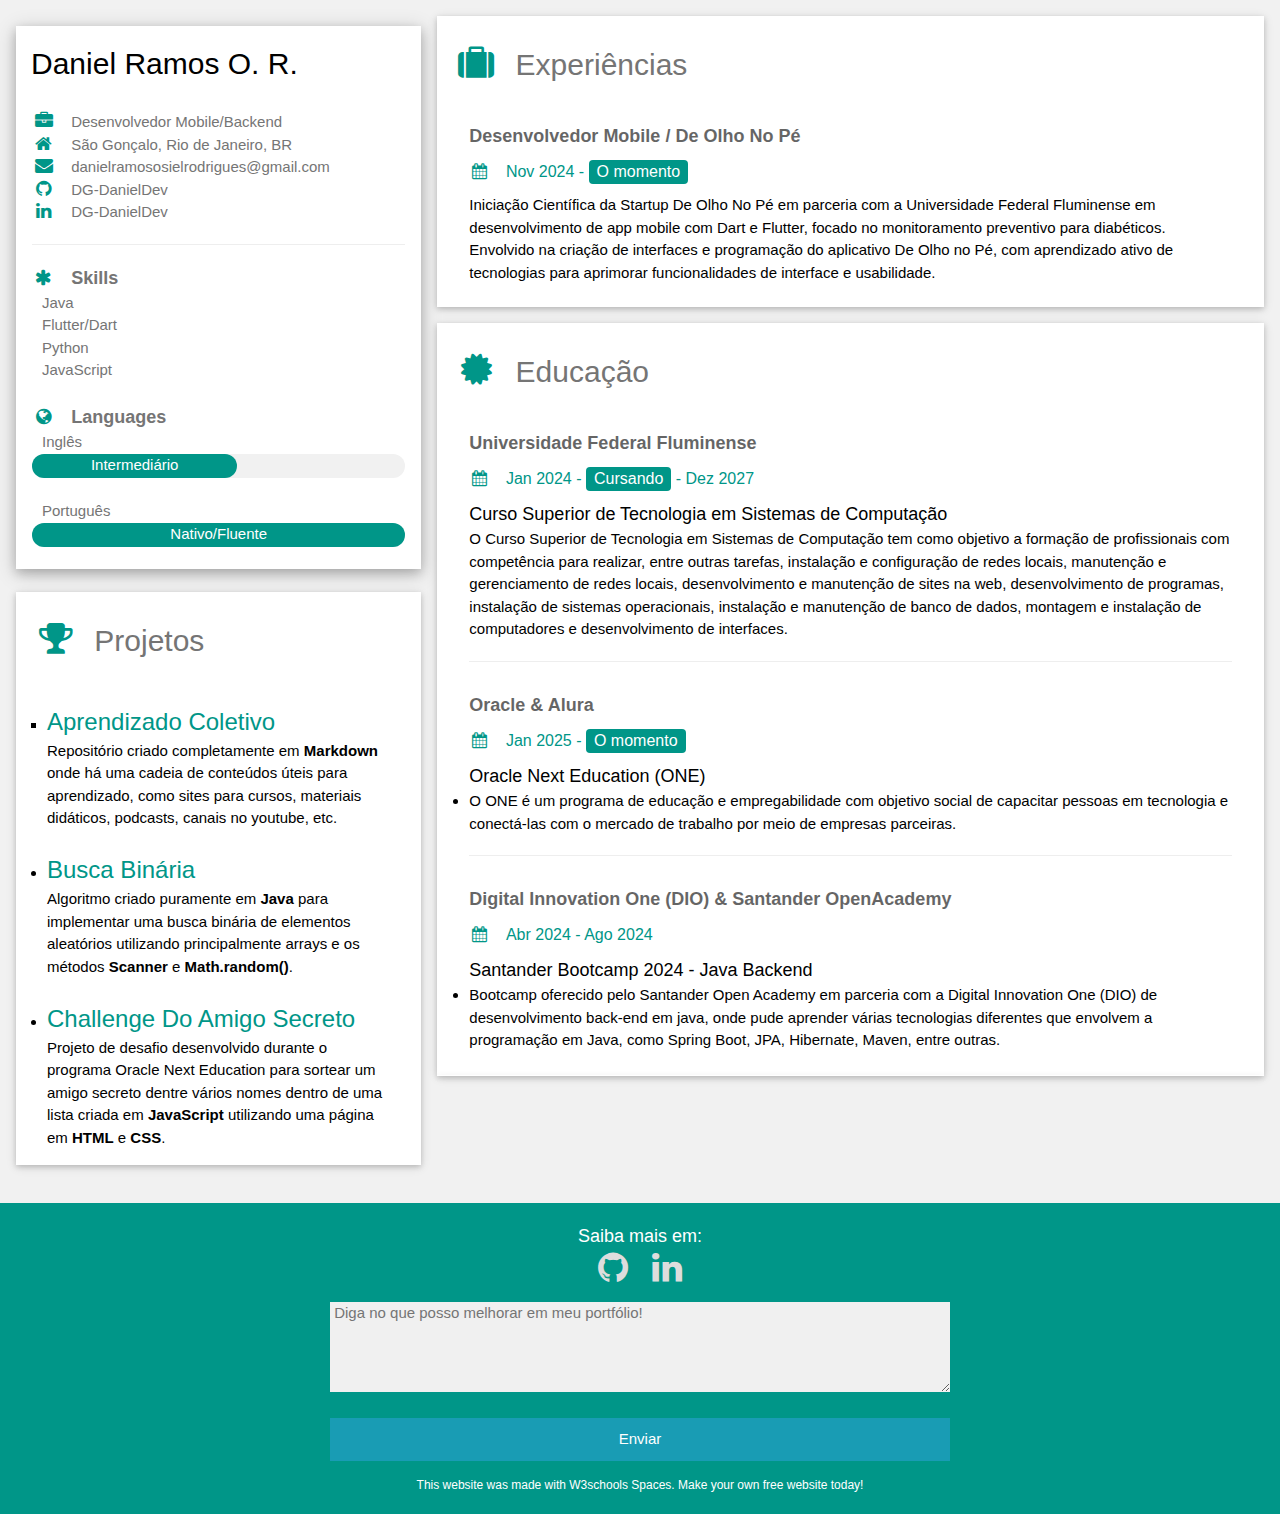
<file: index.html>
<!DOCTYPE html>
<html>
    <head>
        <title>DG-DanielDev - Portfolio/CV</title>
        <meta charset = "UTF-8">
        <meta name= "viewport" content = "width=device-width, initial-scale=1">
        <link rel="icon" type="image/png" href="src/img/Daniel-Imagem-IA-png-portfolio-removebg.png">
        <link rel= "stylesheet" href  = "https://www.w3schools.com/w3css/4/w3.css">
        <link rel= 'stylesheet' href  = 'https://fonts.googleapis.com/css?family=Roboto'>
        <link rel= "stylesheet" href  = "https://cdnjs.cloudflare.com/ajax/libs/font-awesome/4.7.0/css/font-awesome.min.css">
        <link rel="stylesheet" href="src/style.css">
    </head>
    <body class = "w3-light-grey">

    <!-- Page Container -->
    <div class = "w3-content w3-margin-top" style = "max-width:1400px;">

    <!-- The Grid -->
        <div class = "w3-row-padding">
        
            <!-- Left Column -->
            <div class = "w3-third">
            
                <div class = "w3-white w3-text-grey w3-card-4">
                    <div class = "w3-display-container">
                        <h2 class = "w3-text-black" id = "nameTitle">Daniel Ramos O. R.</h2>
                    </div>
                    <div  class= "w3-container">
                    <p><i class= "fa fa-briefcase fa-fw w3-margin-right w3-large w3-text-teal"></i>Desenvolvedor Mobile/Backend</p>
                    <p><i class= "fa fa-home fa-fw w3-margin-right w3-large w3-text-teal"></i>São Gonçalo, Rio de Janeiro, BR</p>
                    <p><a href= "mailto:danielramososielrodrigues@gmail.com"><i class = "fa fa-envelope fa-fw w3-margin-right w3-large w3-text-teal"></i></a>danielramososielrodrigues@gmail.com</p>
                    <p><a href= "https://github.com/DG-DanielDev"><i class= "fa fa-github fa-fw w3-margin-right w3-large w3-text-teal"></i></a>DG-DanielDev</p>
                    <p><a href= "https://www.linkedin.com/in/dg-danieldev/"><i class= "fa fa-linkedin fa-fw w3-margin-right w3-large w3-text-teal"></i></a>DG-DanielDev</p>
                    <!--  <p><i class = "fa fa-phone fa-fw w3-margin-right w3-large w3-text-teal"></i>...</p> -->
                    <hr>

                    <p class = "w3-large"><b><i class = "fa fa-asterisk fa-fw w3-margin-right w3-text-teal"></i>Skills</b></p>
                    <p class="pad_10">Java</p>
                    <!-- <div class = "w3-light-grey w3-round-xlarge w3-small">
                    <div class      = "w3-container w3-center w3-round-xlarge w3-teal" style = "width:40%">40%</div>
                    </div> -->
                    <p class="pad_10">Flutter/Dart</p>
                    <!-- <div class = "w3-light-grey w3-round-xlarge w3-small">
                    <div class      = "w3-container w3-center w3-round-xlarge w3-teal" style = "width:40%">40%</div>
                    </div> -->
                    <p class="pad_10">Python</p>
                    <!-- <div class = "w3-light-grey w3-round-xlarge w3-small">
                    <div class      = "w3-container w3-center w3-round-xlarge w3-teal" style = "width:30%">30%</div>
                    </div> -->
                    <p class="pad_10">JavaScript</p>
                    <!-- <div class = "w3-light-grey w3-round-xlarge w3-small">
                    <div class      = "w3-container w3-center w3-round-xlarge w3-teal" style = "width:30%">30%</div>
                    </div> -->
                    <br>

                    <p class = "w3-large w3-text-theme"><b><i class = "fa fa-globe fa-fw w3-margin-right w3-text-teal"></i>Languages</b></p>
                    <p class="pad_10">Inglês</p>
                    <div class = "w3-light-grey w3-round-xlarge">
                        <div class = "w3-round-xlarge w3-center w3-teal" style= "height:24px;width:55%"> Intermediário</div>
                    </div>
                    <br>
                    <p class="pad_10">Português</p>
                    <div class = "w3-light-grey w3-round-xlarge">
                        <div class = "w3-round-xlarge w3-center w3-teal" style= "height:24px;width:100%"> Nativo/Fluente</div>
                    </div>
                    <br>
                </div>
            </div>
            
            <br>

            <div class = "w3-container w3-card w3-white">
                <h2 class = "w3-text-grey w3-padding-16"><i class= "fa fa-trophy fa-fw w3-margin-right w3-xxlarge w3-text-teal"></i>Projetos</h2>

                <div id="nameTitle">
                    <li type="square">
                        <a href="https://github.com/DG-DanielDev/Aprendizado-Coletivo" class = "w3-margin-right w3-xlarge w3-text-teal">Aprendizado Coletivo</a>
                        <p>Repositório criado completamente em <b>Markdown</b> onde há uma cadeia de conteúdos úteis para aprendizado, como sites para cursos, materiais didáticos, podcasts, canais no youtube, etc.</p>
                    </li>
                    <br>
                    <li>
                        <a href="https://github.com/DG-DanielDev/BuscaBinaria" class = "w3-margin-right w3-xlarge w3-text-teal">Busca Binária</a>
                        <p>Algoritmo criado puramente em <b>Java</b> para implementar uma busca binária de elementos aleatórios utilizando principalmente arrays e os métodos <b>Scanner</b> e <b>Math.random()</b>.</p>
                    </li>
                    <br>
                    <li>
                        <a href="https://github.com/DG-DanielDev/challenge_amigo_secreto" class = "w3-margin-right w3-xlarge w3-text-teal">Challenge Do Amigo Secreto</a>
                        <p>Projeto de desafio desenvolvido durante o programa Oracle Next Education para sortear um amigo secreto dentre vários nomes dentro de uma lista criada em <b>JavaScript</b> utilizando uma página em <b>HTML</b> e <b>CSS</b>.</p>
                    </li>
                </div>
            </div>
            <br>

            <!-- End Left Column -->
            </div>

            <!-- Right Column -->
            <div class = "w3-twothird">
            
                <div class = "w3-container w3-card w3-white w3-margin-bottom">
                    <h2 class = "w3-text-grey w3-padding-16"><i class = "fa fa-suitcase fa-fw w3-margin-right w3-xxlarge w3-text-teal"></i>Experiências</h2>
                    <div class = "w3-container">
                        <h5 class = "w3-opacity"><b>Desenvolvedor Mobile / De Olho No Pé</b></h5>
                        <h6 class = "w3-text-teal"><i class="fa fa-calendar fa-fw w3-margin-right"></i>Nov 2024 - <span class = "w3-tag w3-teal w3-round">O momento</span></h6>
                        <p>Iniciação Científica da Startup De Olho No Pé em parceria com a Universidade Federal Fluminense em desenvolvimento de app mobile com Dart e Flutter, focado no monitoramento preventivo para diabéticos. Envolvido na criação de interfaces e programação do aplicativo De Olho no Pé, com aprendizado ativo de tecnologias para aprimorar funcionalidades de interface e usabilidade. </p>
                    </div>
                    <br>
                </div>

                <div class = "w3-container w3-card w3-white">
                    <h2 class = "w3-text-grey w3-padding-16"><i class = "fa fa-certificate fa-fw w3-margin-right w3-xxlarge w3-text-teal"></i>Educação</h2>
                    <div class = "w3-container">
                        <h5 class = "w3-opacity"><b>Universidade Federal Fluminense</b></h5>
                        <h6 class = "w3-text-teal"><i class= "fa fa-calendar fa-fw w3-margin-right"></i>Jan 2024 - <span class = "w3-tag w3-teal w3-round">Cursando</span> - Dez 2027</h6>
                        <div>
                            <p class="type_name">Curso Superior de Tecnologia em Sistemas de Computação</p>
                            <p>O Curso Superior de Tecnologia em Sistemas de Computação tem como objetivo a formação de profissionais com competência para realizar, entre outras tarefas, instalação e configuração de redes locais, manutenção e gerenciamento de redes locais, desenvolvimento e manutenção de sites na web, desenvolvimento de programas, instalação de sistemas operacionais, instalação e manutenção de banco de dados, montagem e instalação de computadores e desenvolvimento de interfaces.</p>
                        </div>
                        <hr>
                    </div>
                    <div class = "w3-container">
                        <h5  class = "w3-opacity"><b>Oracle & Alura</b></h5>
                        <h6  class = "w3-text-teal"><i class = "fa fa-calendar fa-fw w3-margin-right"></i>Jan 2025 - <span class = "w3-tag w3-teal w3-round">O momento</span></h6>
                        <div>
                            <p class="type_name">Oracle Next Education (ONE)</p>
                            <p>
                                <li>
                                    O ONE é um programa de educação e empregabilidade com objetivo social de capacitar pessoas em tecnologia e conectá-las com o mercado de trabalho por meio de empresas parceiras.
                                </li>
                            </p>
                        </div>
                        <hr>
                    </div>
                    <div class = "w3-container">
                        <h5  class = "w3-opacity"><b>Digital Innovation One (DIO) & Santander OpenAcademy</b></h5>
                        <h6  class = "w3-text-teal"><i class = "fa fa-calendar fa-fw w3-margin-right"></i>Abr 2024 - Ago 2024</h6>
                        <div>
                            <p class="type_name">Santander Bootcamp 2024 - Java Backend</p>
                            <p>
                                <li> Bootcamp oferecido pelo Santander Open Academy em parceria com a Digital Innovation One (DIO) de desenvolvimento back-end em java, onde pude aprender várias tecnologias diferentes que envolvem a programação em Java, como Spring Boot, JPA, Hibernate, Maven, entre outras.</li>
                            </p>
                        </div>
                    </div>
                    <br>
                </div>
                <div class = "w3-container w3-card w3-white w3-margin-bottom"></div>
            <!-- End Right Column -->
            </div>
        <!-- End Grid -->
    </div>

    <!-- End Page Container -->
    </div>

    <!-- Footer. This section contains an ad for W3Schools Spaces. You can leave it to support us. -->
    <footer class = "w3-teal w3-margin-top">
        <div id="leftFooter">
            <p class="type_name">Saiba mais em: </p>
            <div>
                <a href= "https://github.com/dg-danieldev"><i class = "fa fa-github w3-hover-opacity" style="font-size: 35px"></i></a>
                <a href= "https://www.linkedin.com/in/dg-danieldev"><i class = "fa fa-linkedin w3-hover-opacity" style="font-size: 35px"></i></a>
            </div>
            <!-- <a   class    = "w3-button w3-round-xxlarge w3-small w3-light-grey w3-margin-bottom" href = "https://www.w3schools.com/spaces" target = "_blank">Start now</a> End footer -->
        </div>
        <div class="feedback">
            <form id="whatsapp-form">
                <textarea id="message" name="message" rows="4" cols="50" placeholder=" Diga no que posso melhorar em meu portfólio!"></textarea>
                <br>
                <button type="submit">Enviar</button>
            </form>
        </div>
        <p class = "w3-small">This website was made with W3schools Spaces. Make your own free website today!</p>
    </footer>

    </body>
    <script src="src/script.js"></script>
</html>
</file>
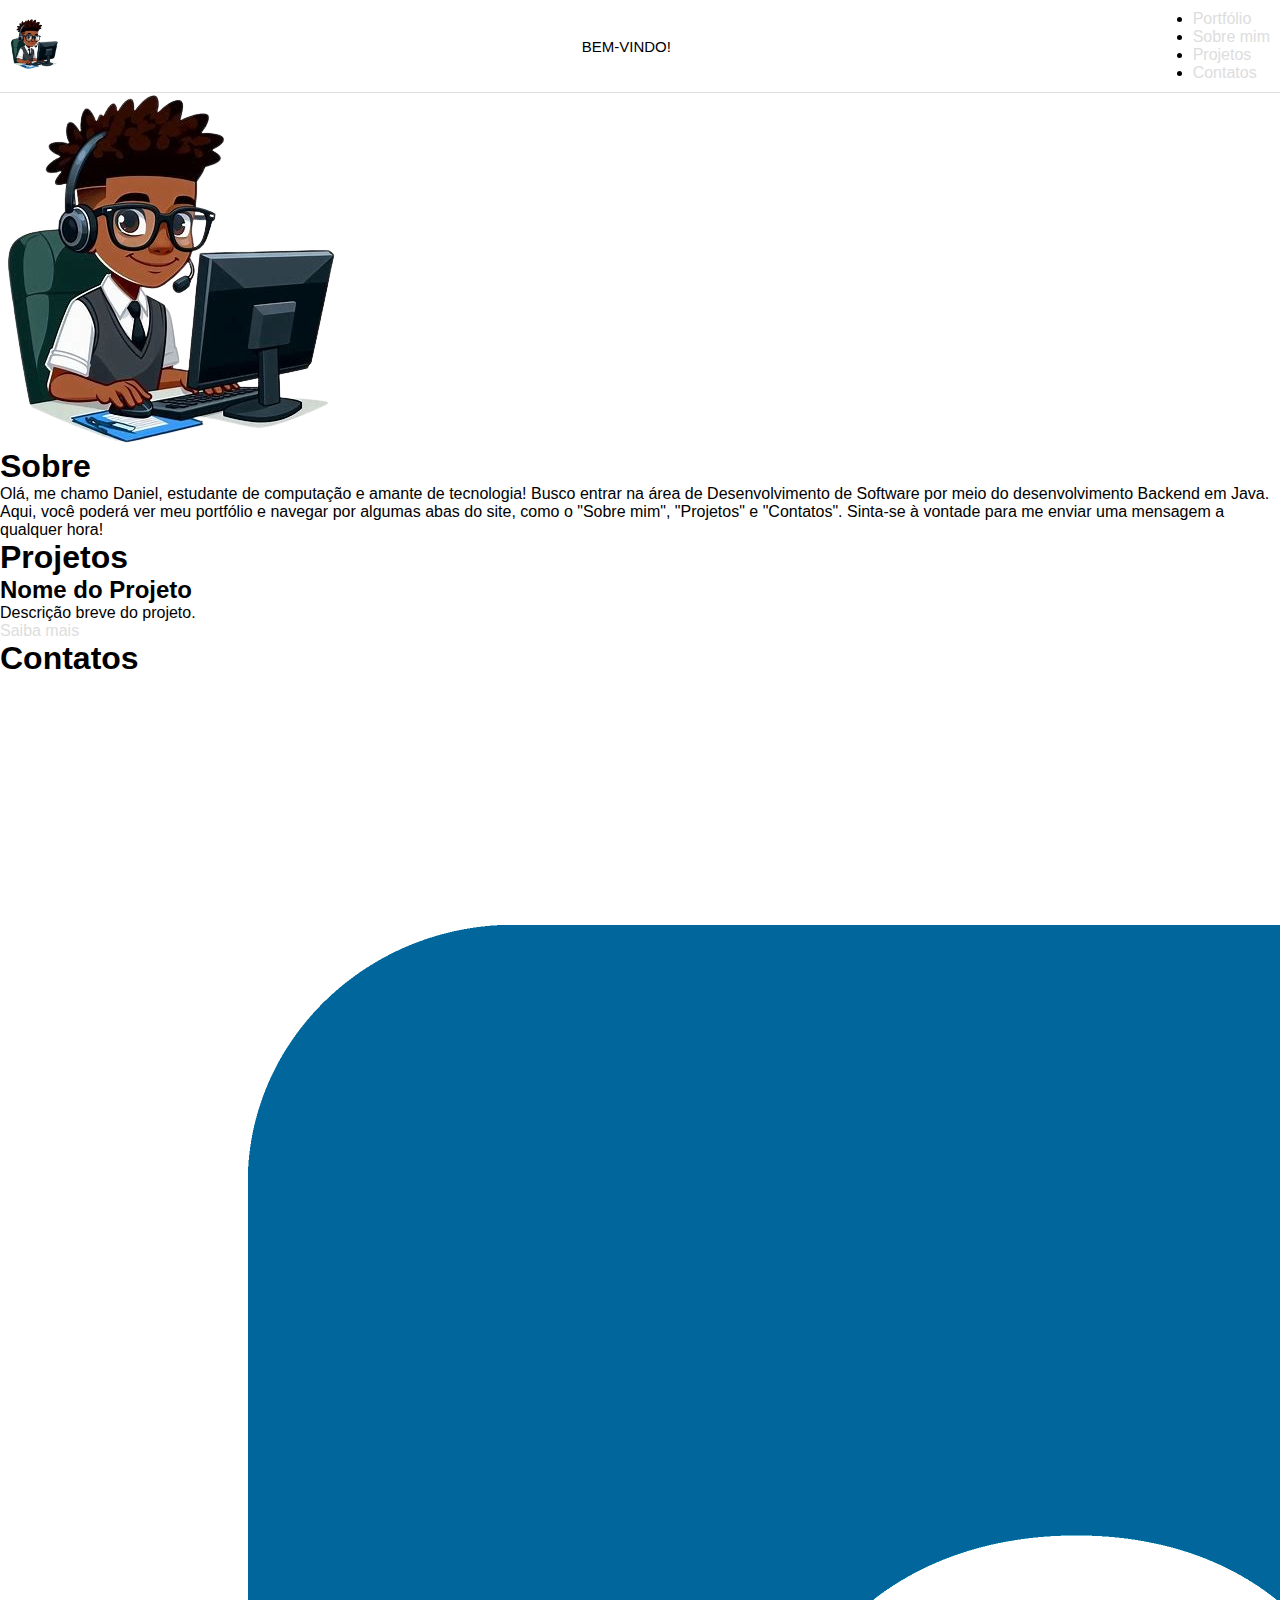
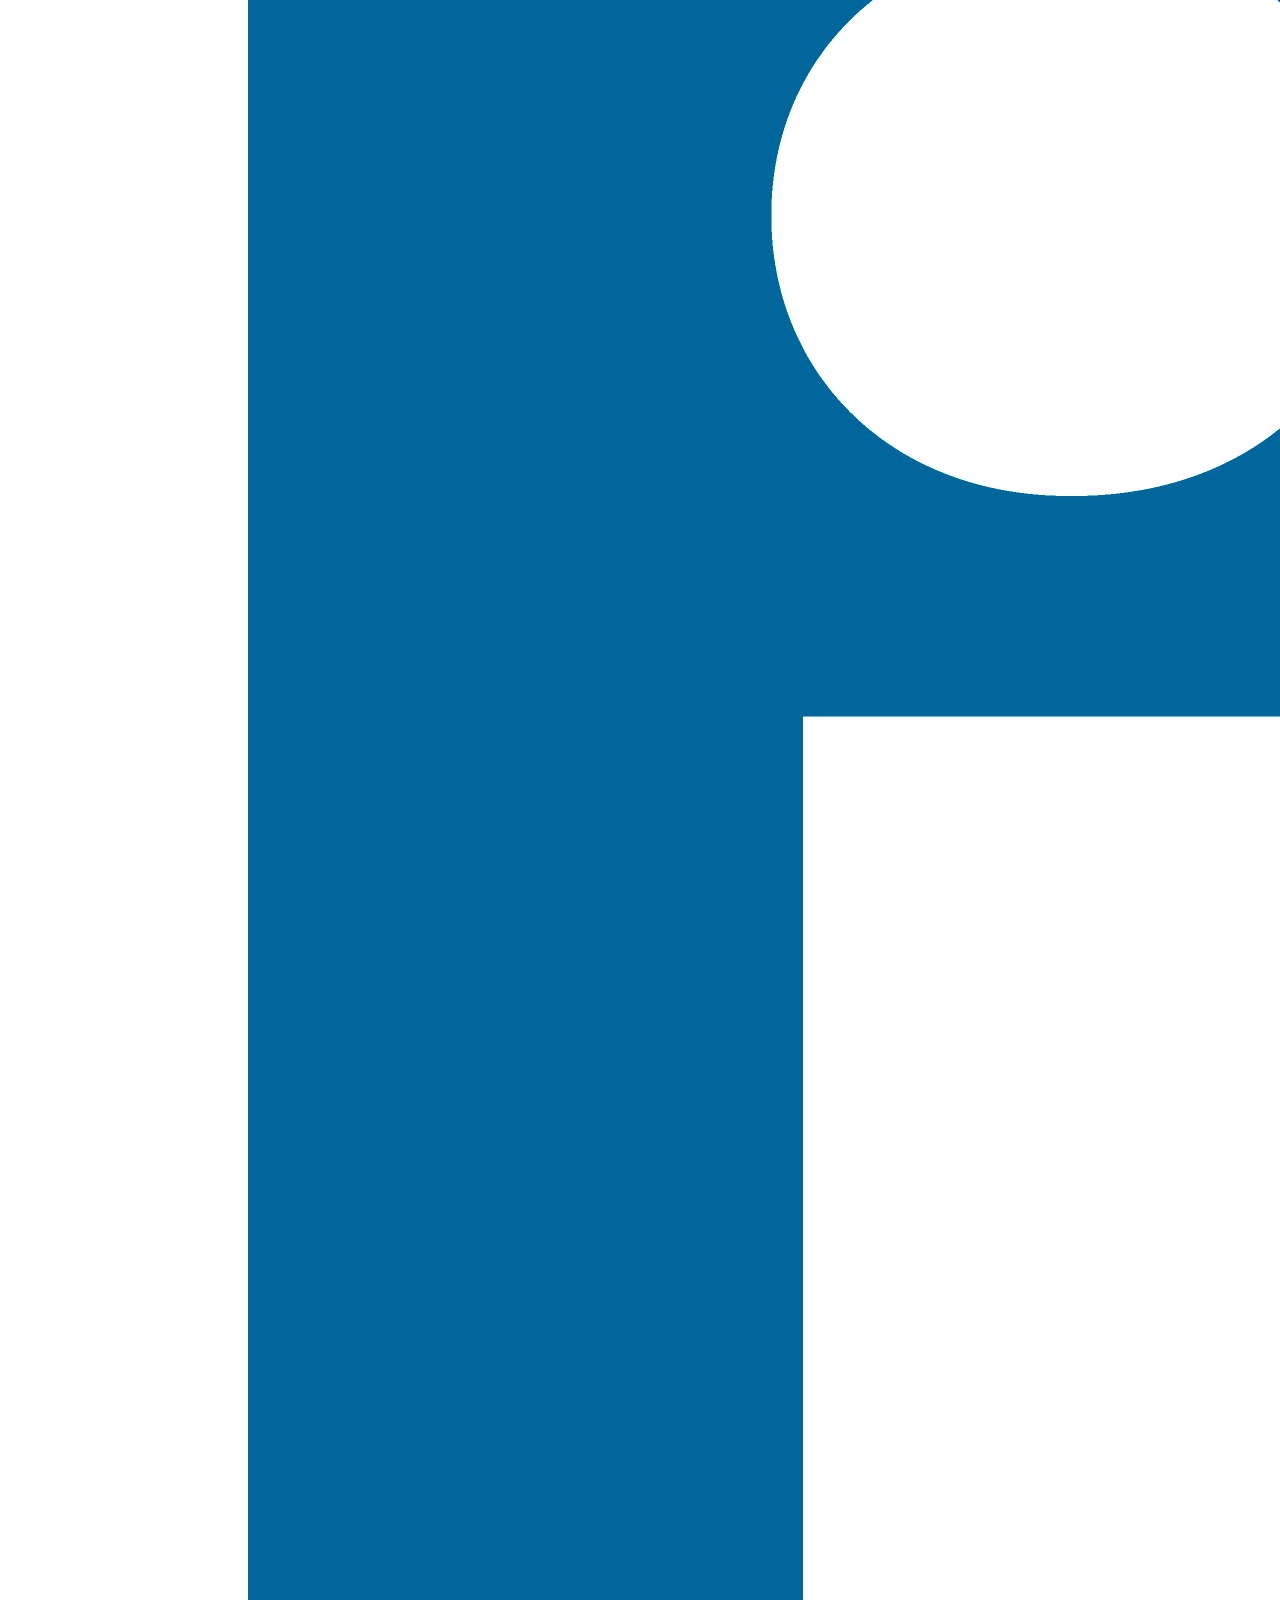
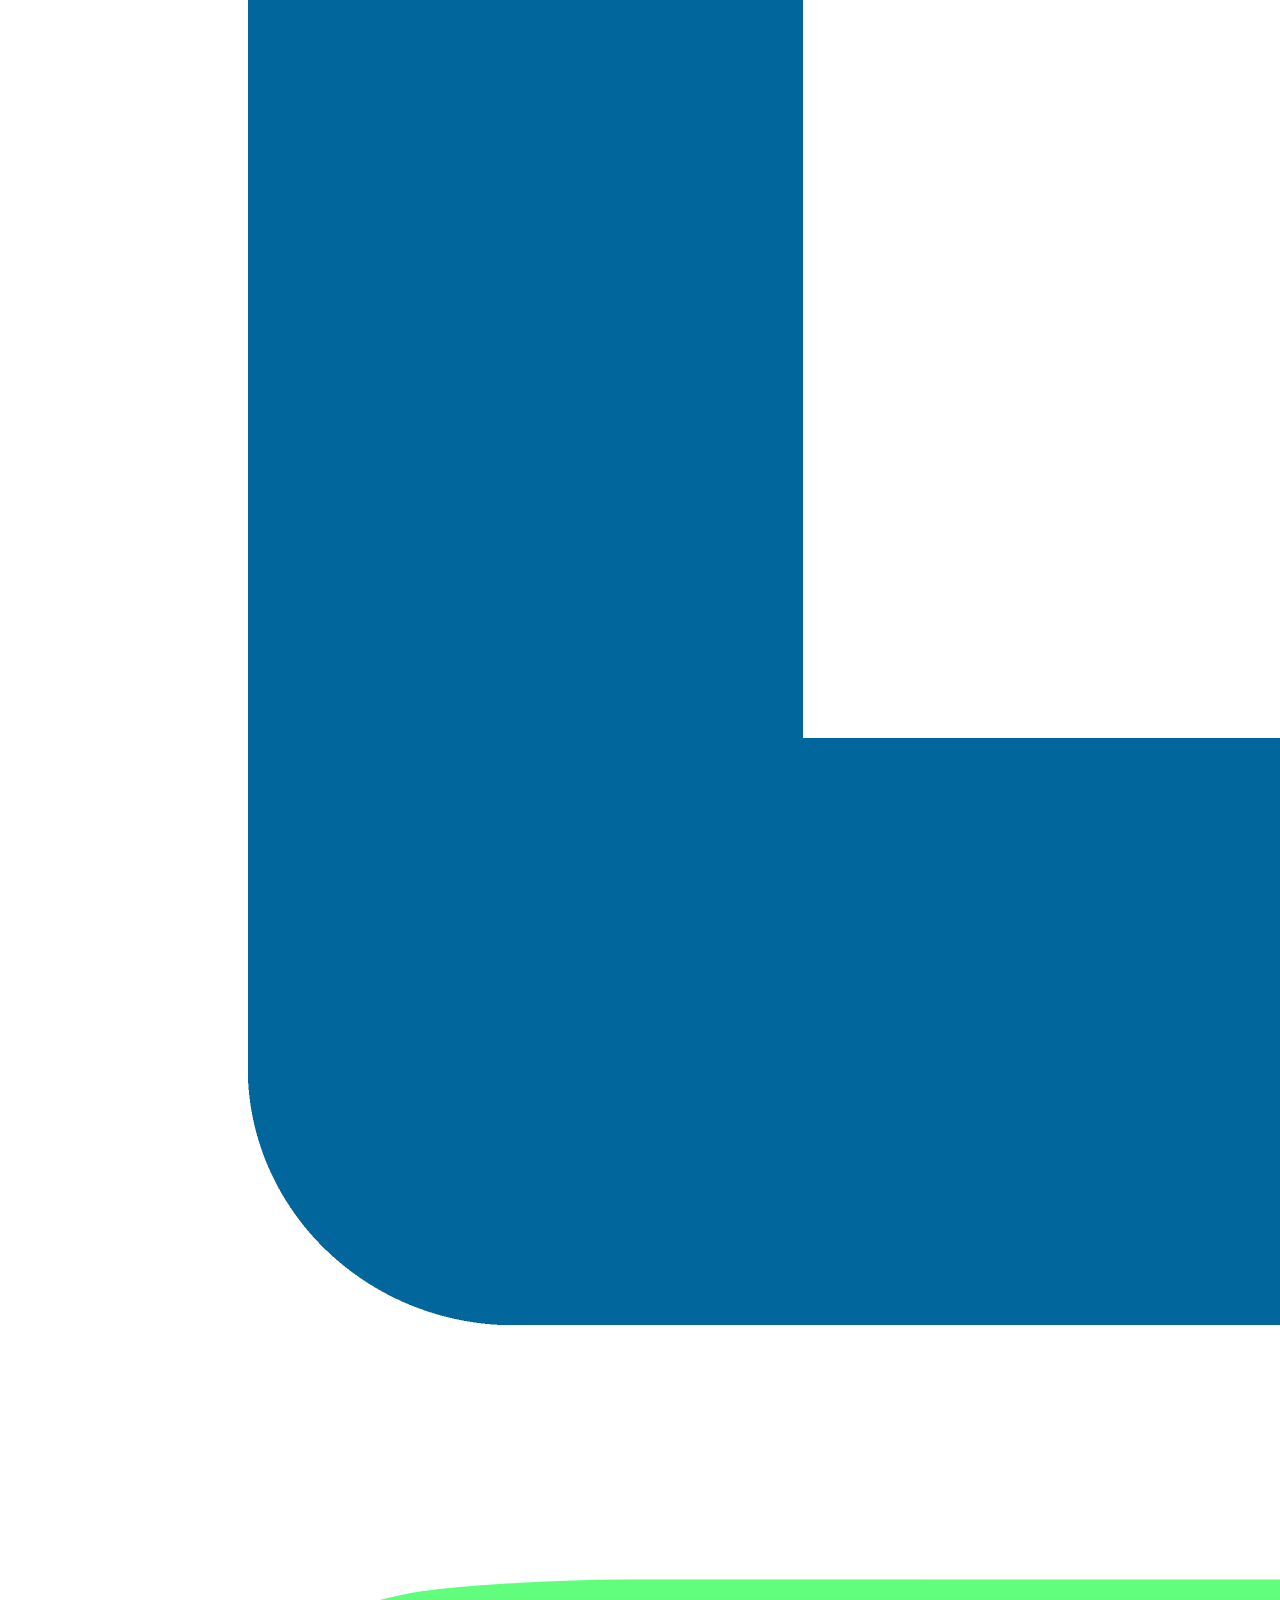
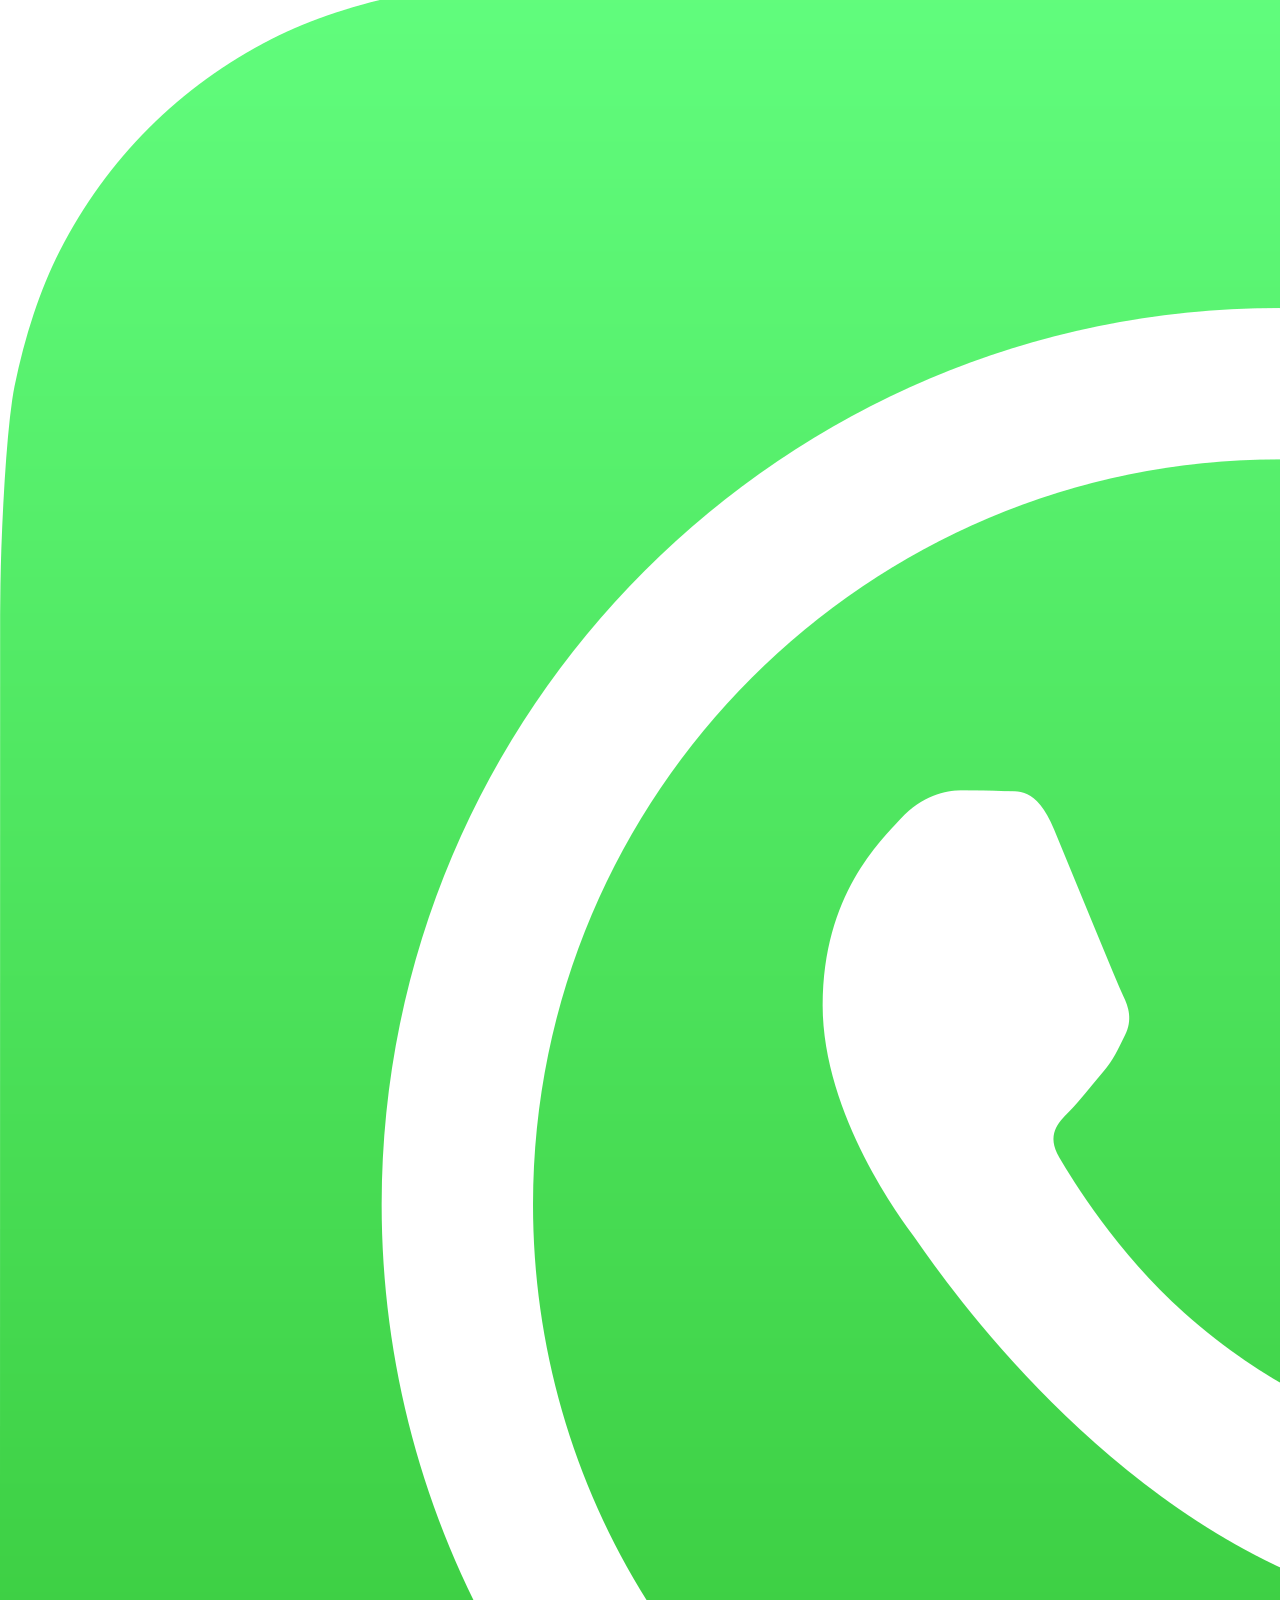
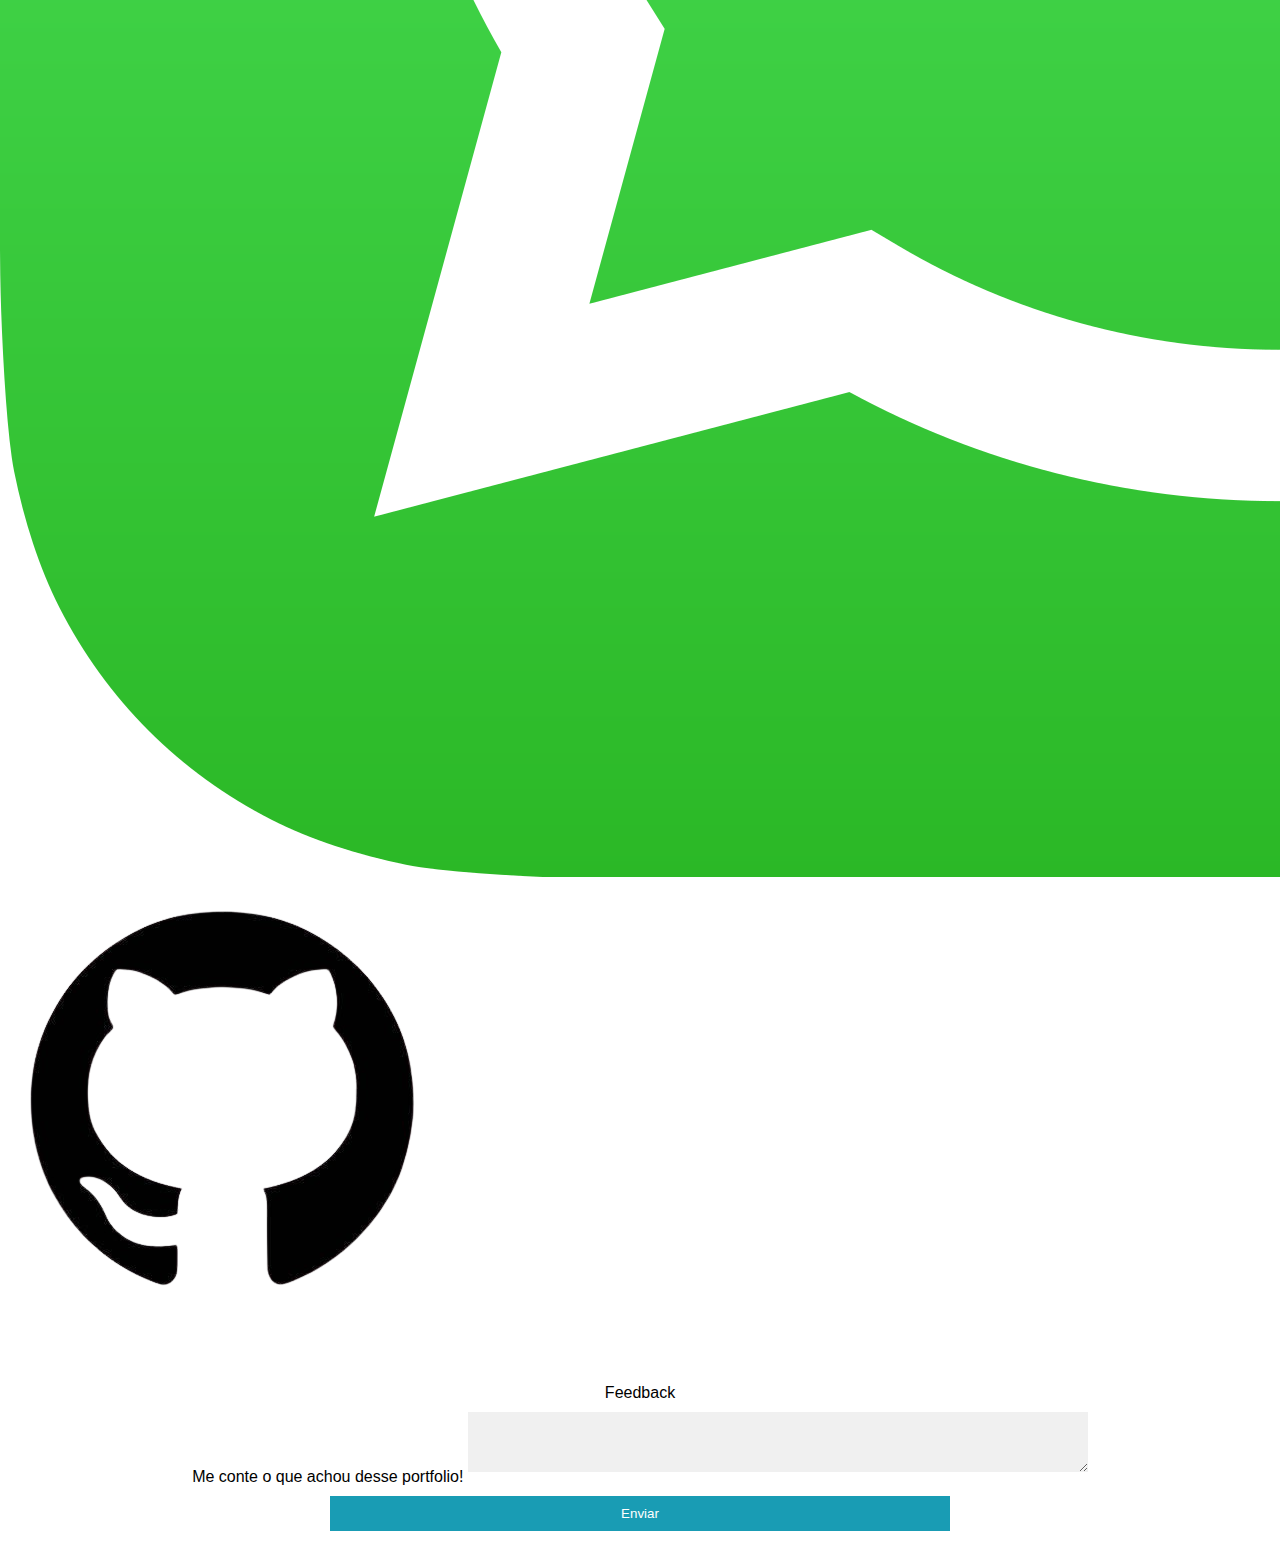
<file: src/index.html>
<!DOCTYPE html>
<html lang="pt-br">
<head>
    <meta charset="UTF-8">
    <meta name="viewport" content="width=device-width, initial-scale=1.0">
    <link rel="stylesheet" href="style.css">
    <link rel="icon" type="image/png" href="./img/Daniel-Imagem-IA-png-portfolio-removebg.png">
    <title>Daniel - Dev</title>
</head>
<body>
    <header>
        <a href="#">
            <img src="./img/Daniel-Imagem-IA-png-portfolio-removebg.png" class="logo" alt="Imagem_Portfolio">
        </a>
        <div>
            <p>Bem-vindo!</p>
        </div>
        <nav>
            <ul>
                <li><a href="#portfolio">Portfólio</a></li>
                <li><a href="#sobre">Sobre mim</a></li>
                <li><a href="#projetos">Projetos</a></li>
                <li><a href="#contatos">Contatos</a></li>
            </ul>
        </nav>
    </header>

    <section id="portfolio">
        <!--<h1>Portfólio</h1>
        Conteúdo do portfólio -->
    </section>

    <section id="sobre">
        <img src="img/Daniel-Imagem-IA-png-portfolio-removebg.png" alt="Imagem do Sobre">
        <div class="content">
            <h1>Sobre</h1>
            <p>Olá, me chamo Daniel, estudante de computação e amante de tecnologia! Busco entrar na área de Desenvolvimento de Software por meio do desenvolvimento Backend em Java. Aqui, você poderá ver meu portfólio e navegar por algumas abas do site, como o "Sobre mim", "Projetos" e "Contatos". Sinta-se à vontade para me enviar uma mensagem a qualquer hora!</p>
        </div>
    </section>

    <section id="projetos">
        <h1>Projetos</h1>
        <!-- Modelo de projeto -->
        <div class="projeto">
            <h2>Nome do Projeto</h2>
            <p>Descrição breve do projeto.</p>
            <a href="#">Saiba mais</a>
        </div>
        <!-- Repita este bloco para cada projeto -->
    </section>

    <section id="contatos">
        <h1>Contatos</h1>
        <ul>
            <li><a href="https://www.linkedin.com/in/DG-DanielDev" target="_blank"><img src="img/Linkedin-Icon-png.png" alt="Imagem do Linkedin"></a></li>
            <li><a href="https://api.whatsapp.com/send?phone=5521974796849" target="_blank"><img src="img/WhatsApp-Icon-png.png" alt="Imagem do Github"></a></li>
            <li><a href="https://www.github.com/DG-DanielDev" target="_blank"><img src="img/github-imagem-png-removebg-preview.png" alt="Imagem do Github"></a></li>
        </ul>
    </section>

    <footer>
        <div class="feedback">
            <p>Feedback</p>
            <form id="whatsapp-form">
                <label for="message">Me conte o que achou desse portfolio!</label>
                <textarea id="message" name="message" rows="4" cols="50"></textarea>
                <button type="submit">Enviar</button>
            </form>
        </div>
    </footer>
    <script src="script.js"></script>
</body>
</html>
</file>
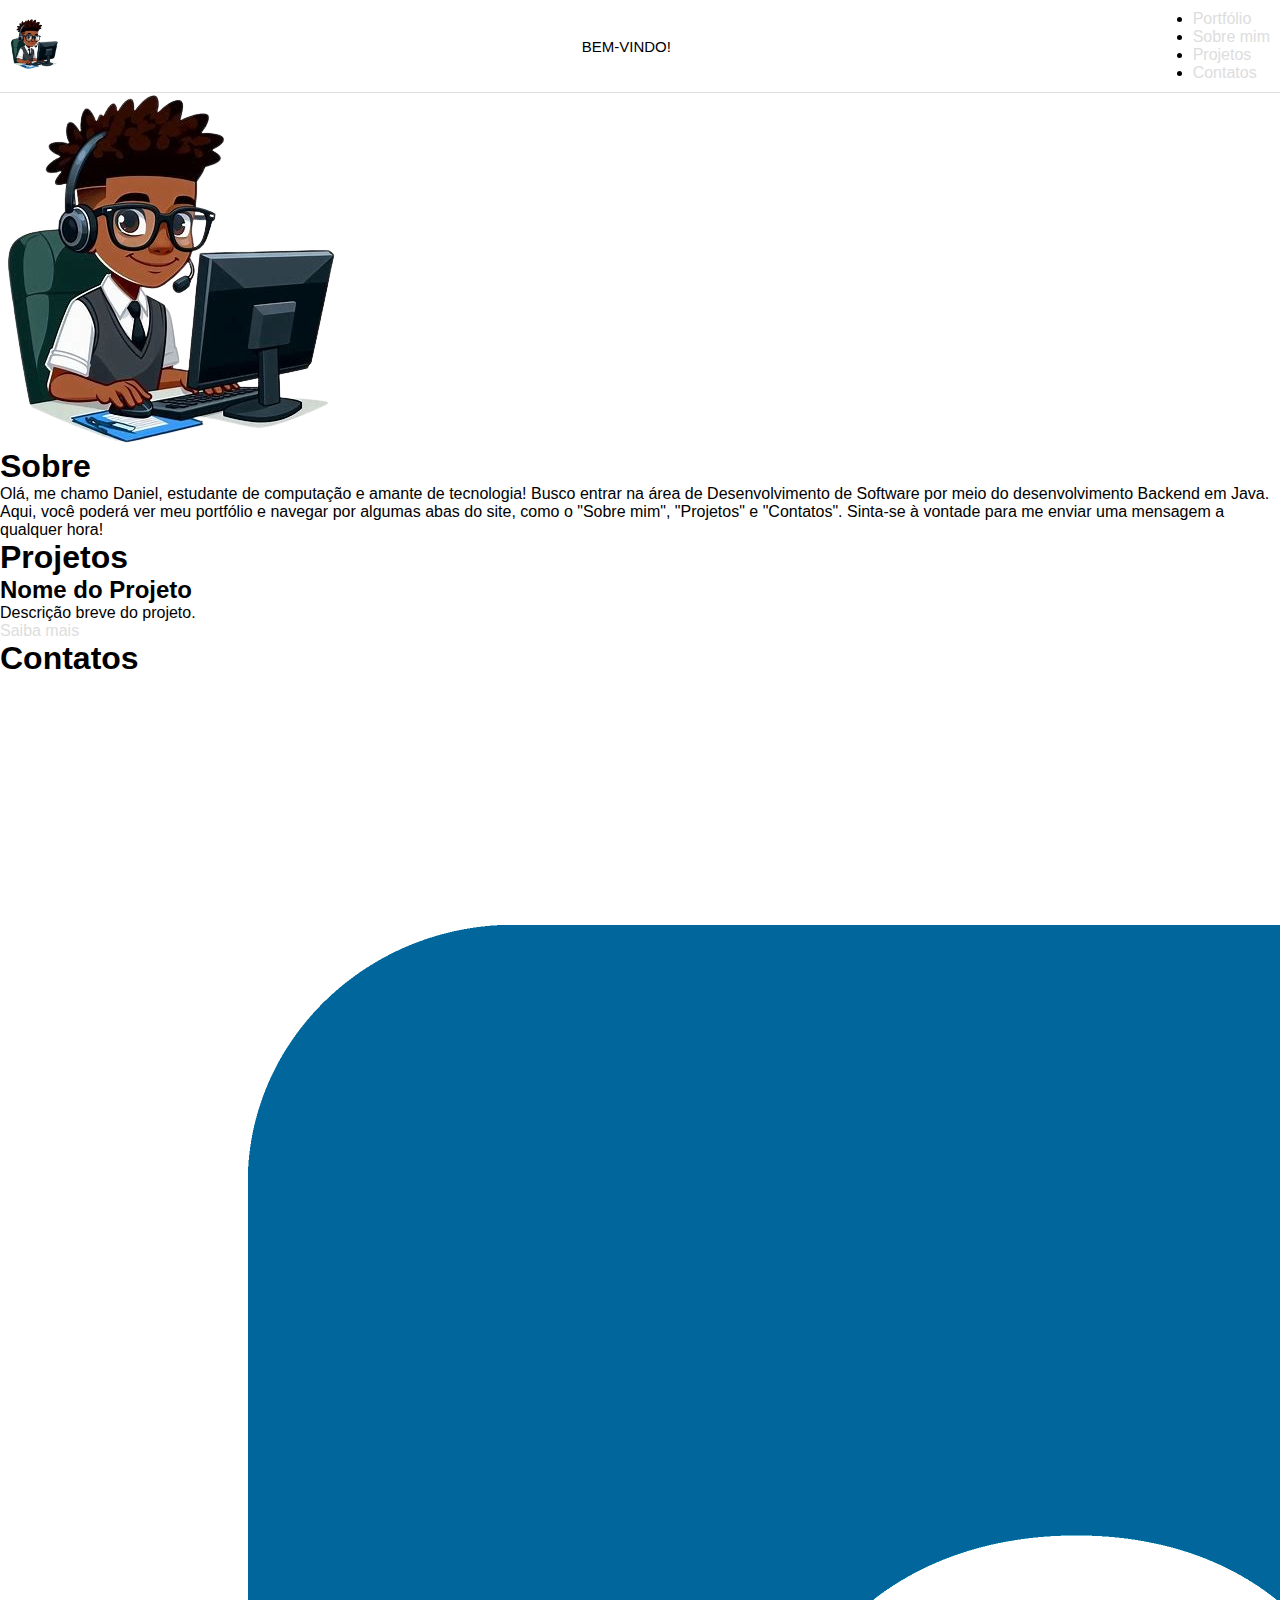
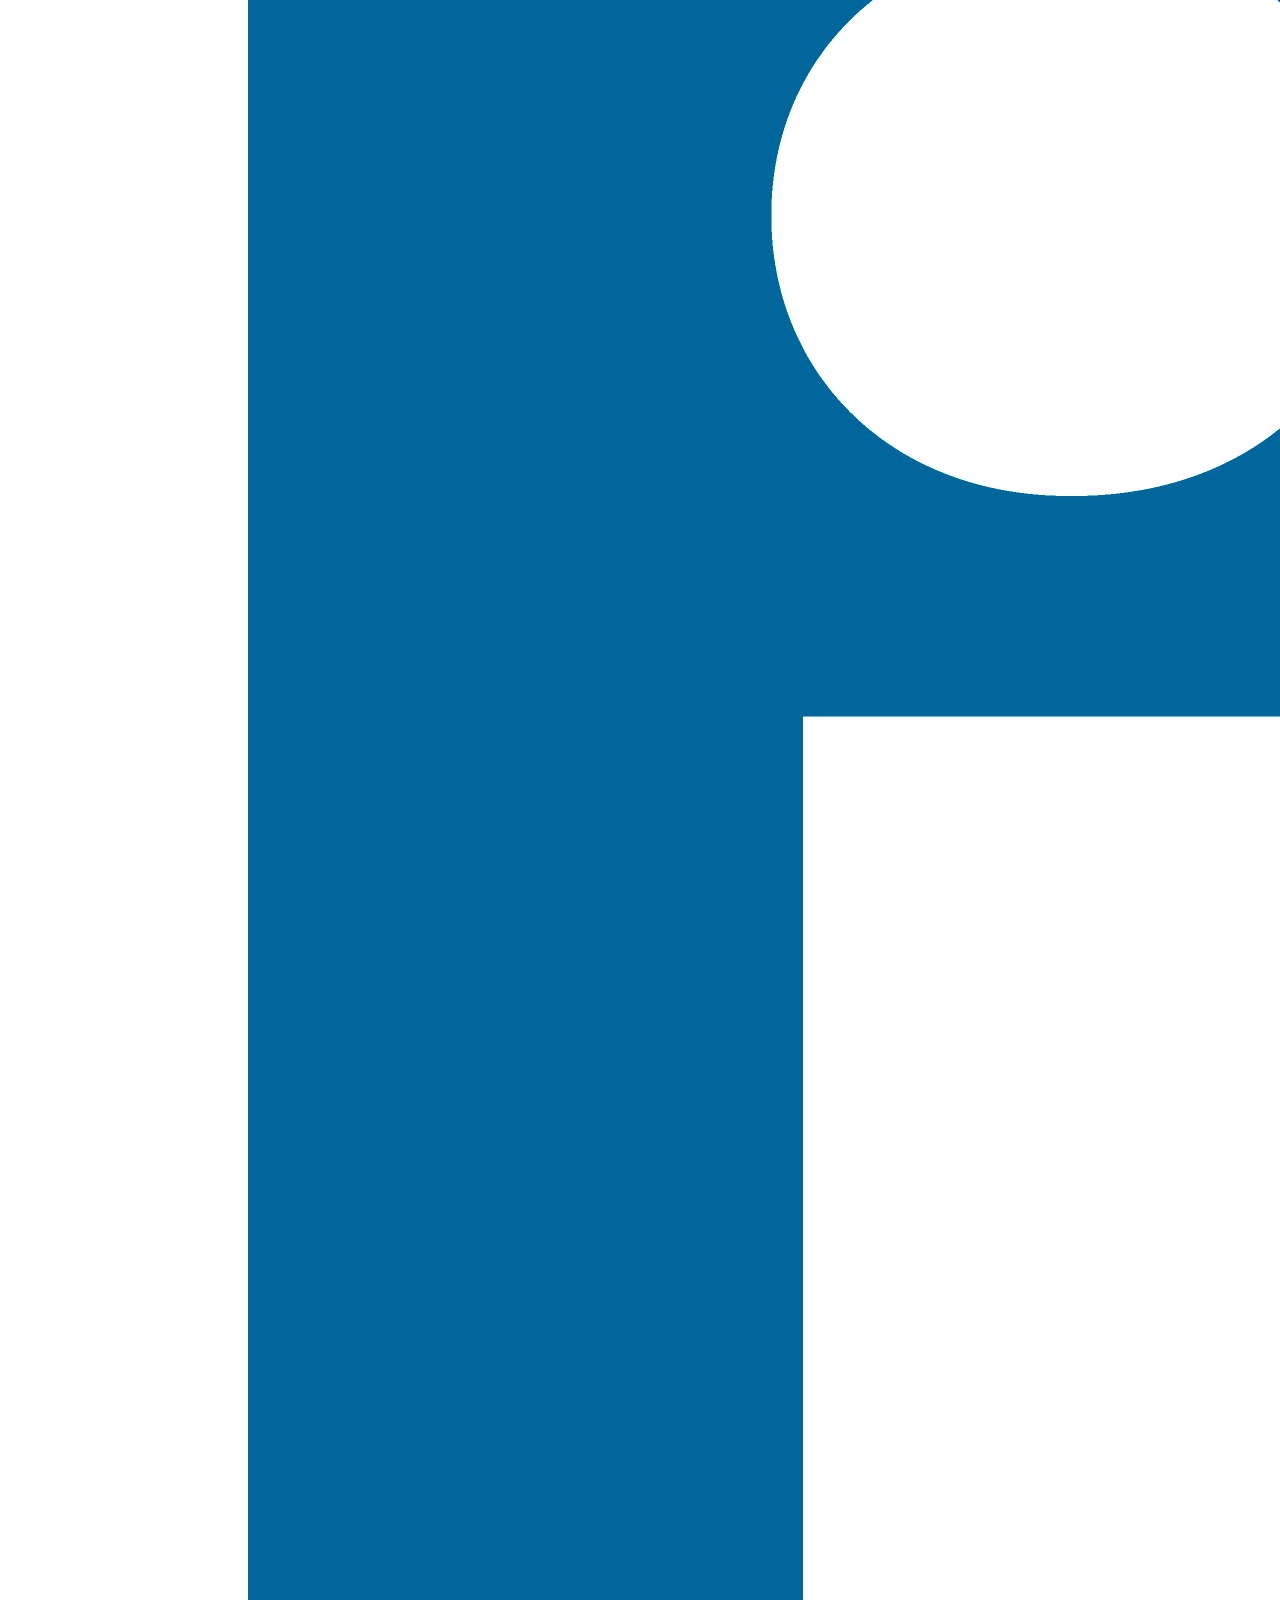
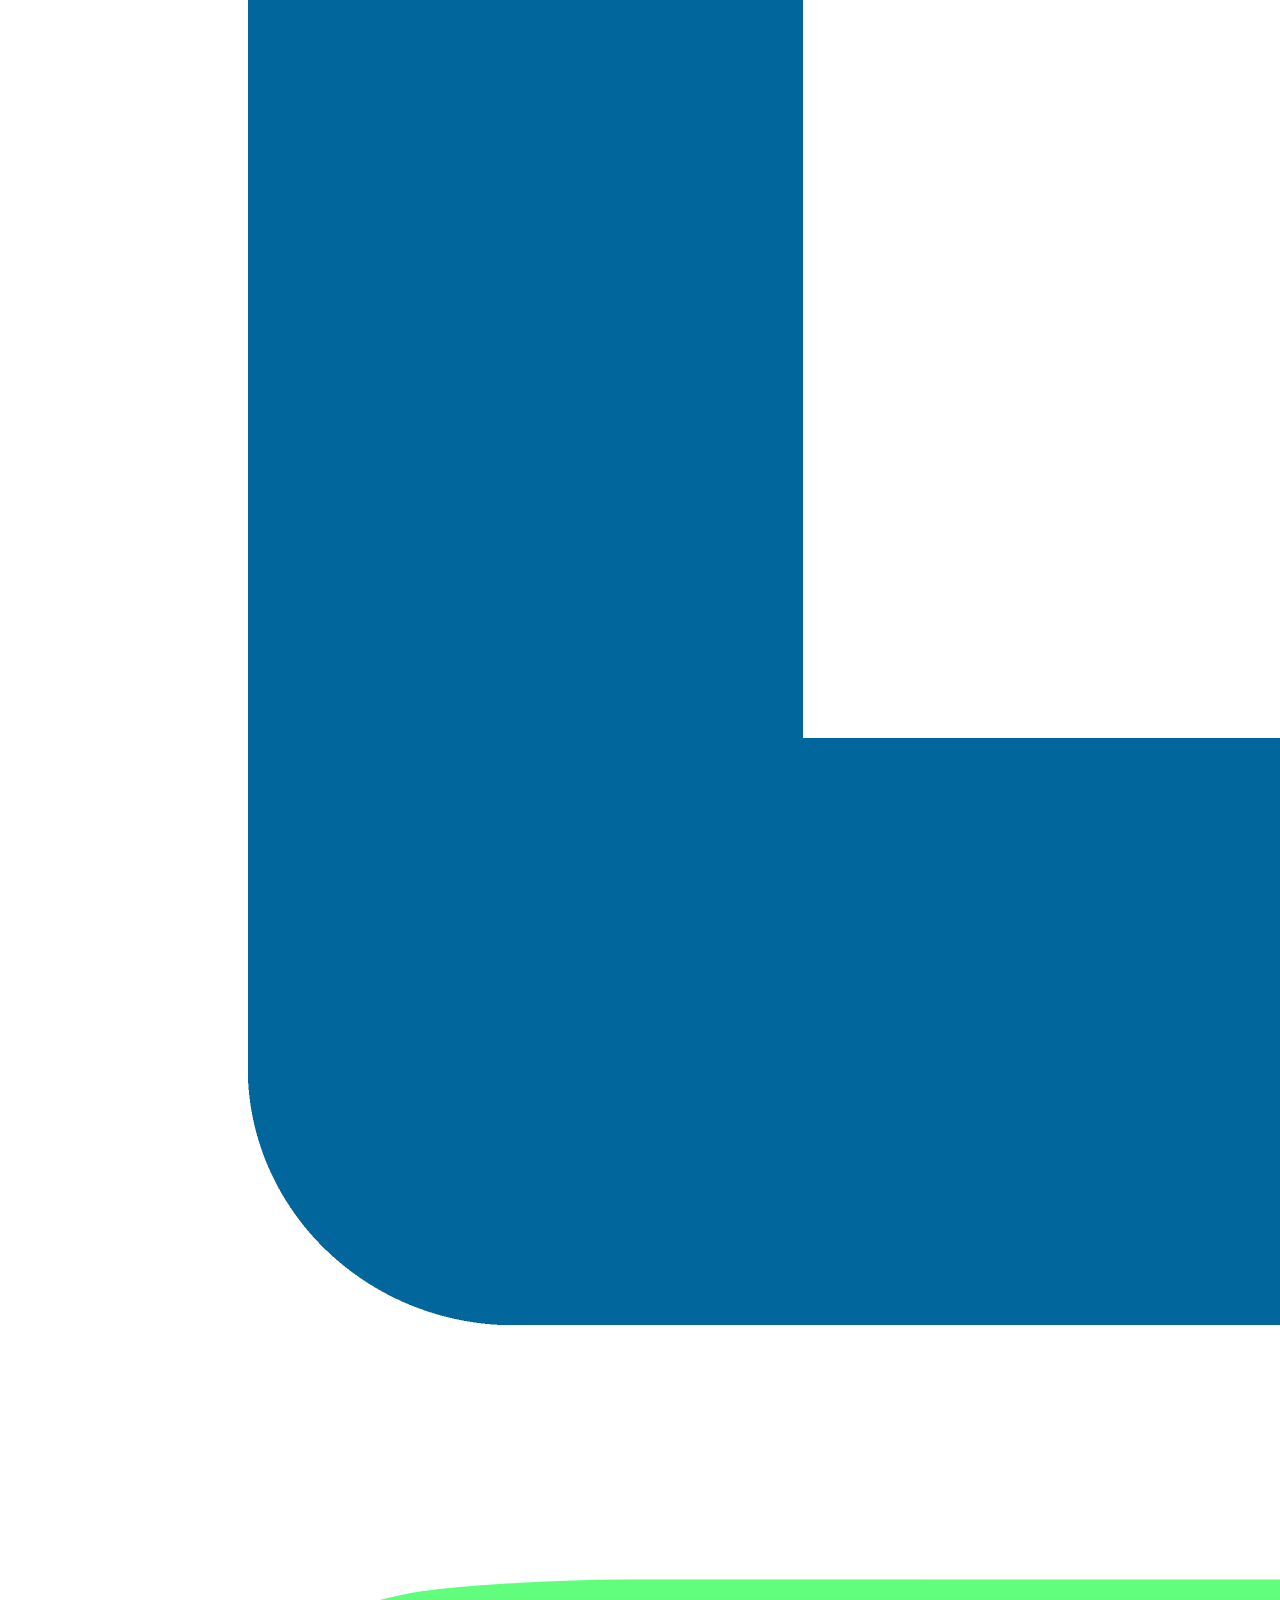
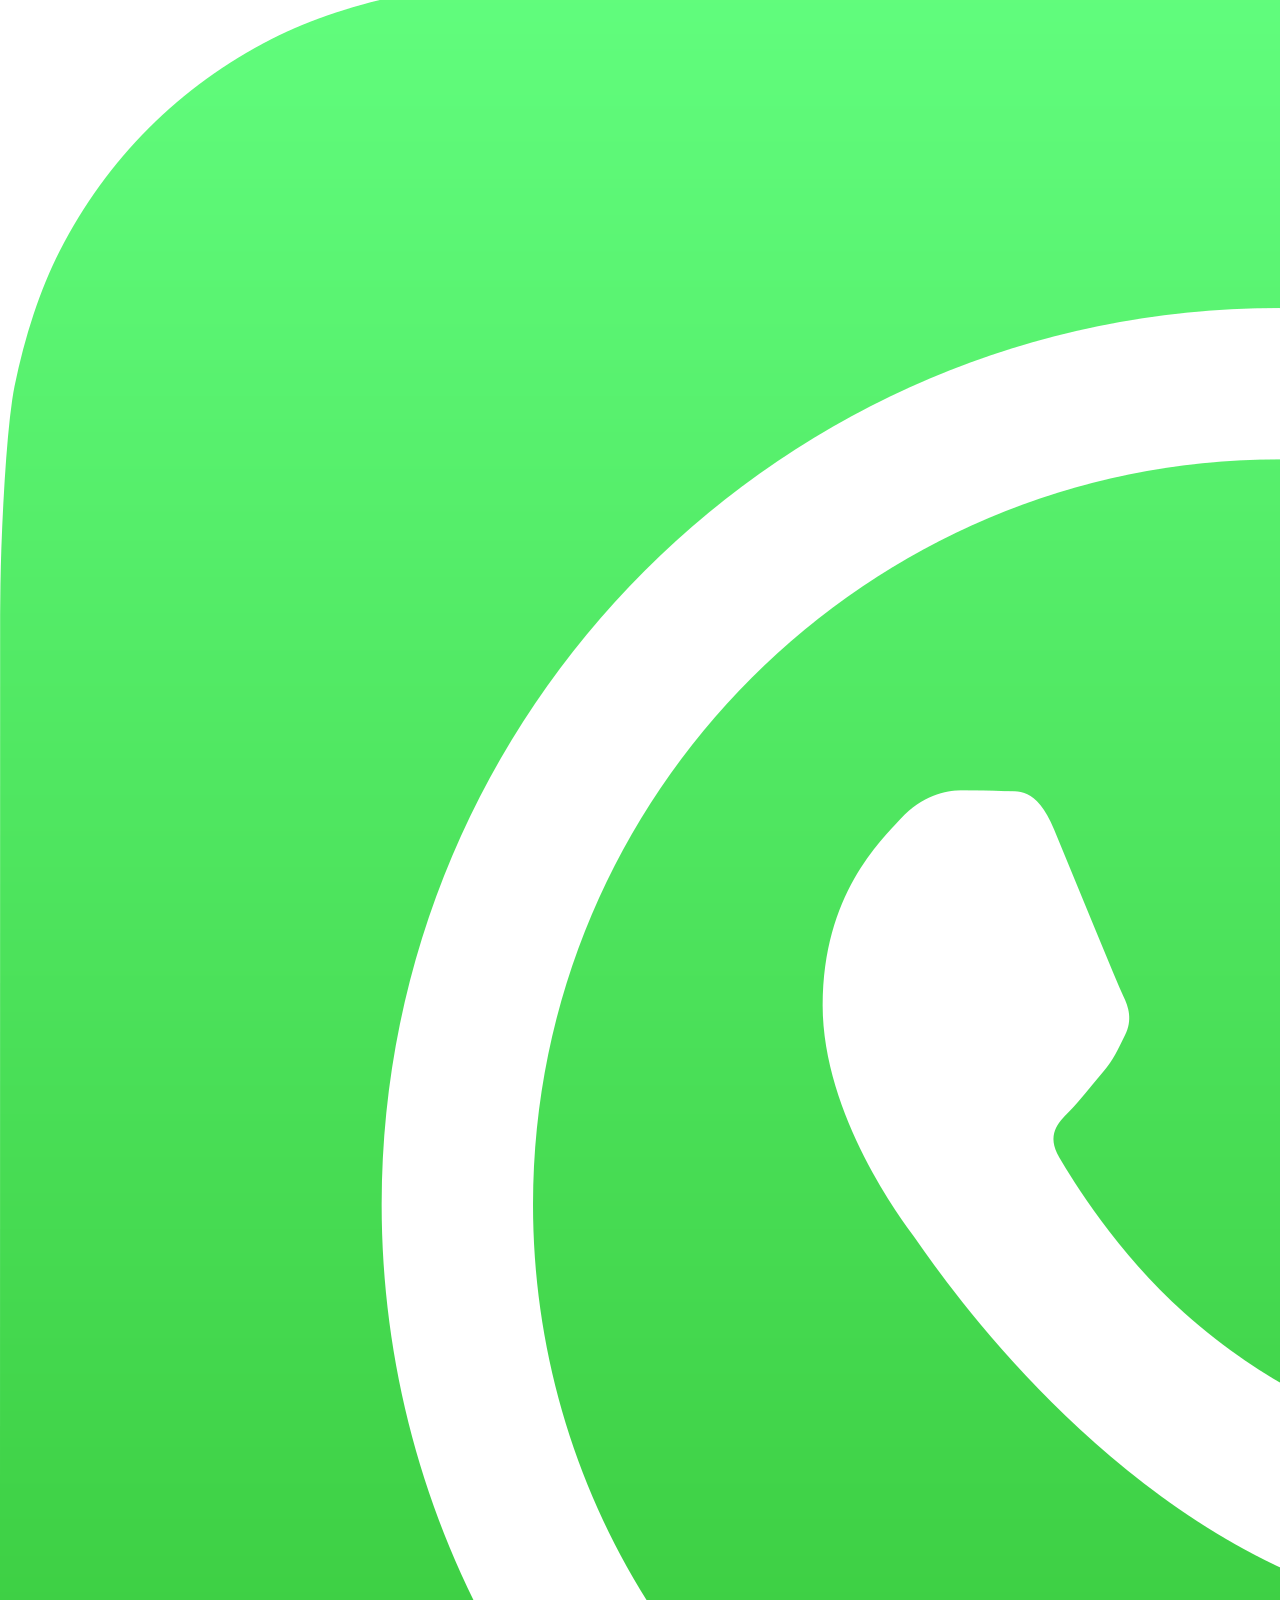
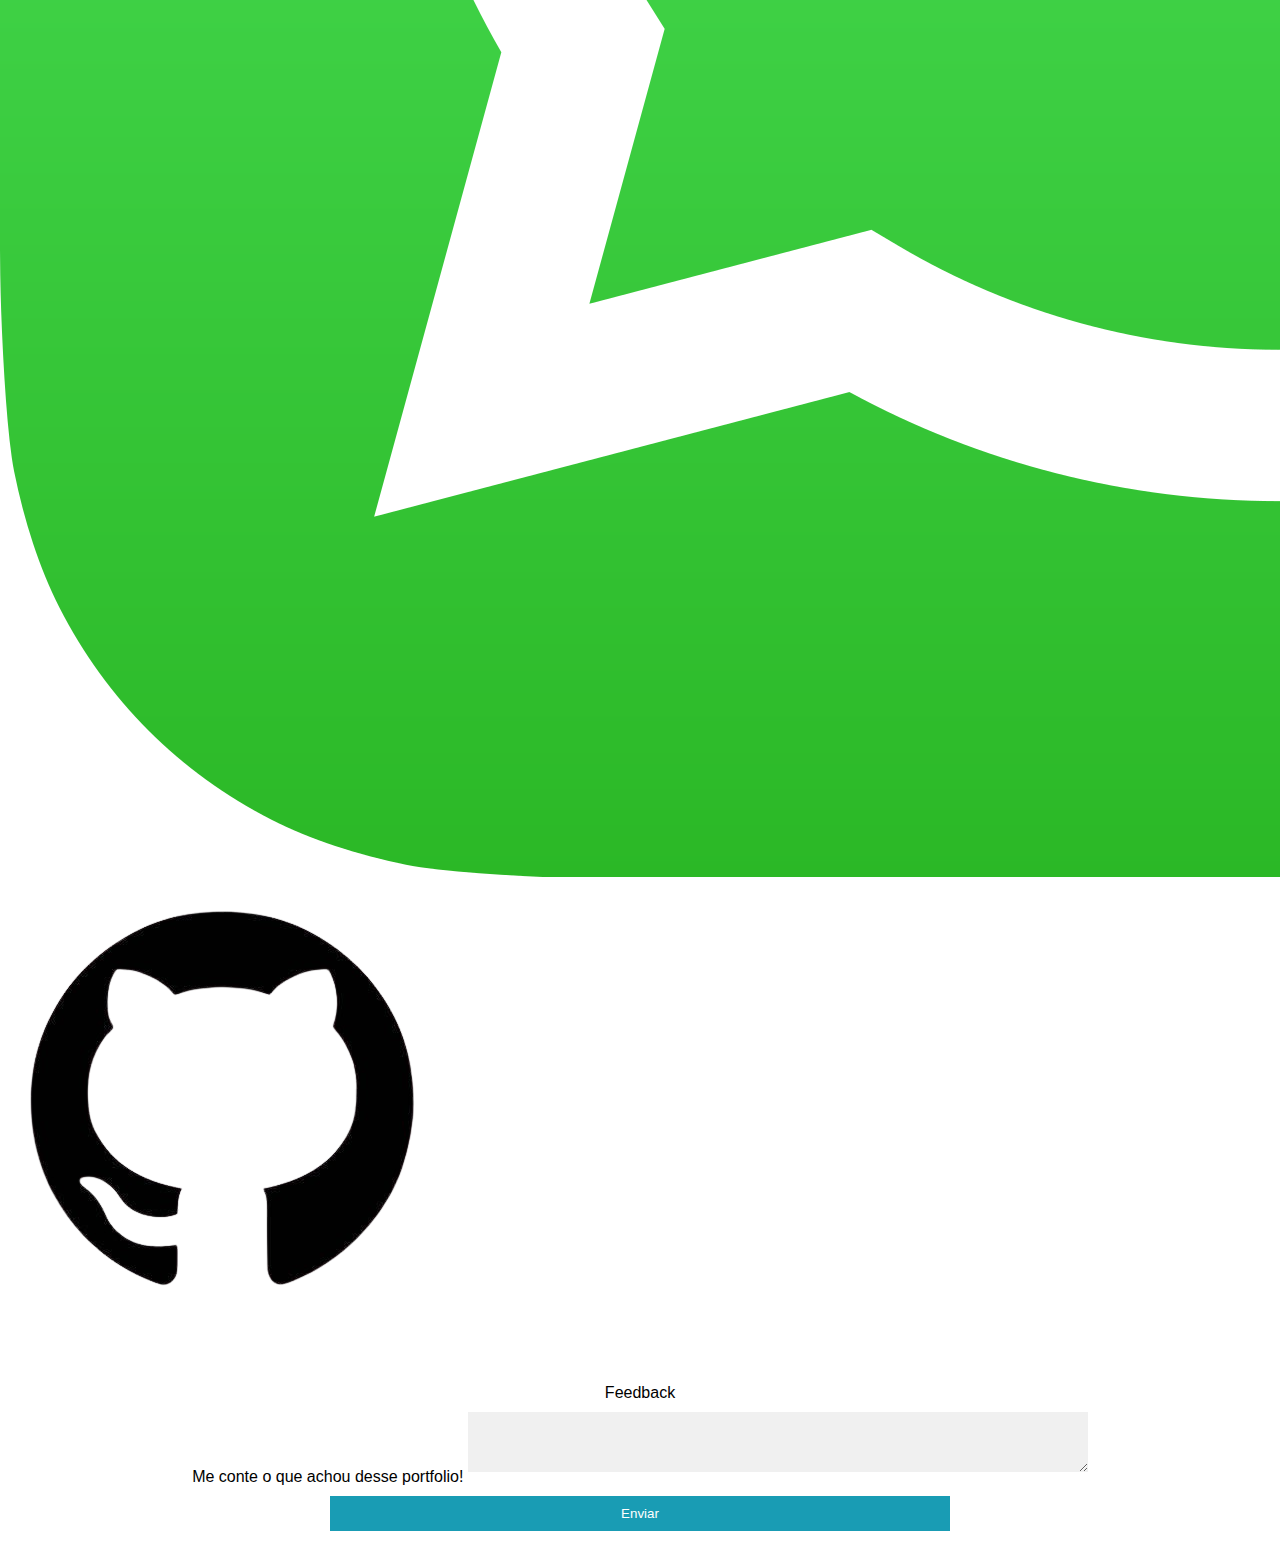
<file: Portfolio.html>
<!DOCTYPE html>
<html lang="pt-br">
<head>
    <meta charset="UTF-8">
    <meta name="viewport" content="width=device-width, initial-scale=1.0">
    <link rel="stylesheet" href="src/style.css">
    <link rel="icon" type="src/image/png" href="./img/Daniel-Imagem-IA-png-portfolio-removebg.png">
    <title>Daniel - Dev</title>
</head>
<body>
    <header>
        <a href="#">
            <img src="src/img/Daniel-Imagem-IA-png-portfolio-removebg.png" class="logo" alt="Imagem_Portfolio">
        </a>
        <div>
            <p>Bem-vindo!</p>
        </div>
        <nav>
            <ul>
                <li><a href="#portfolio">Portfólio</a></li>
                <li><a href="#sobre">Sobre mim</a></li>
                <li><a href="#projetos">Projetos</a></li>
                <li><a href="#contatos">Contatos</a></li>
            </ul>
        </nav>
    </header>

    <section id="portfolio">
        <!--<h1>Portfólio</h1>
        Conteúdo do portfólio -->
    </section>

    <section id="sobre">
        <img src="src/img/Daniel-Imagem-IA-png-portfolio-removebg.png" alt="Imagem do Sobre">
        <div class="content">
            <h1>Sobre</h1>
            <p>Olá, me chamo Daniel, estudante de computação e amante de tecnologia! Busco entrar na área de Desenvolvimento de Software por meio do desenvolvimento Backend em Java. Aqui, você poderá ver meu portfólio e navegar por algumas abas do site, como o "Sobre mim", "Projetos" e "Contatos". Sinta-se à vontade para me enviar uma mensagem a qualquer hora!</p>
        </div>
    </section>

    <section id="projetos">
        <h1>Projetos</h1>
        <!-- Modelo de projeto -->
        <div class="projeto">
            <h2>Nome do Projeto</h2>
            <p>Descrição breve do projeto.</p>
            <a href="#">Saiba mais</a>
        </div>
        <!-- Repita este bloco para cada projeto -->
    </section>

    <section id="contatos">
        <h1>Contatos</h1>
        <ul>
            <li><a href="https://www.linkedin.com/in/DG-DanielDev" target="_blank"><img src="src/img/Linkedin-Icon-png.png" alt="Imagem do Linkedin"></a></li>
            <li><a href="https://api.whatsapp.com/send?phone=5521974796849" target="_blank"><img src="src/img/WhatsApp-Icon-png.png" alt="Imagem do Github"></a></li>
            <li><a href="https://www.github.com/DG-DanielDev" target="_blank"><img src="src/img/github-imagem-png-removebg-preview.png" alt="Imagem do Github"></a></li>
        </ul>
    </section>

    <footer>
        <div class="feedback">
            <p>Feedback</p>
            <form id="whatsapp-form">
                <label for="message">Me conte o que achou desse portfolio!</label>
                <textarea id="message" name="message" rows="4" cols="50"></textarea>
                <button type="submit">Enviar</button>
            </form>
        </div>
    </footer>
    <script src="src/script.js"></script>
</body>
</html>
</file>
<file: src/style.css>
/* Resetando estilos padrão */
* {
    margin: 0;
    padding: 0;
    box-sizing: border-box;
    text-decoration: none;
    border: none;
    outline: none;
    scroll-behavior: smooth;
    font-family: 'Poppins', sans-serif, Arial;
}

a:link, a:visited {
    color: #ddd;
}

a:hover {
    color: #0905A0;
}

a:active {
    color: #15aaa9;
}

/* NUEVO */
#nameTitle {
    padding: 15px;
}
/*  */

.type_name {
    font-size: 18px; font-weight: 400;
}

header {
    justify-content: space-between;
    display: flex;
    align-items: center;
    padding: 10px;
    border-bottom: 1px solid #ddd;
}

header .logo {
    max-height: 50px;
}

header div {
    text-transform: uppercase;
    text-align: center;
    font-size: 15px;
}

.pad_10 {
    padding-left: 10px;
}

footer {
    /* background-color: #505050; */
    padding: 20px;
    align-content: center;
    text-align: center;
}

#leftFooter a {
    padding-top: 5px;
    margin-inline: 10px;
}

.feedback {
    padding: 5px 0 5px 0;
    align-items: center;
}

footer form textarea, footer form button {
    margin: 10px auto;
    width: 50%;
}

footer form textarea {
    resize: vertical;
}

footer form button {
    background-color: #199cb4;
    color: #fff;
    border: none;
    padding: 10px 20px;
    cursor: pointer;
}

footer form button:hover {
    background-color: #145fb0;
}

footer form textarea {
    background-color: #F0F0F0;
}
</file>
